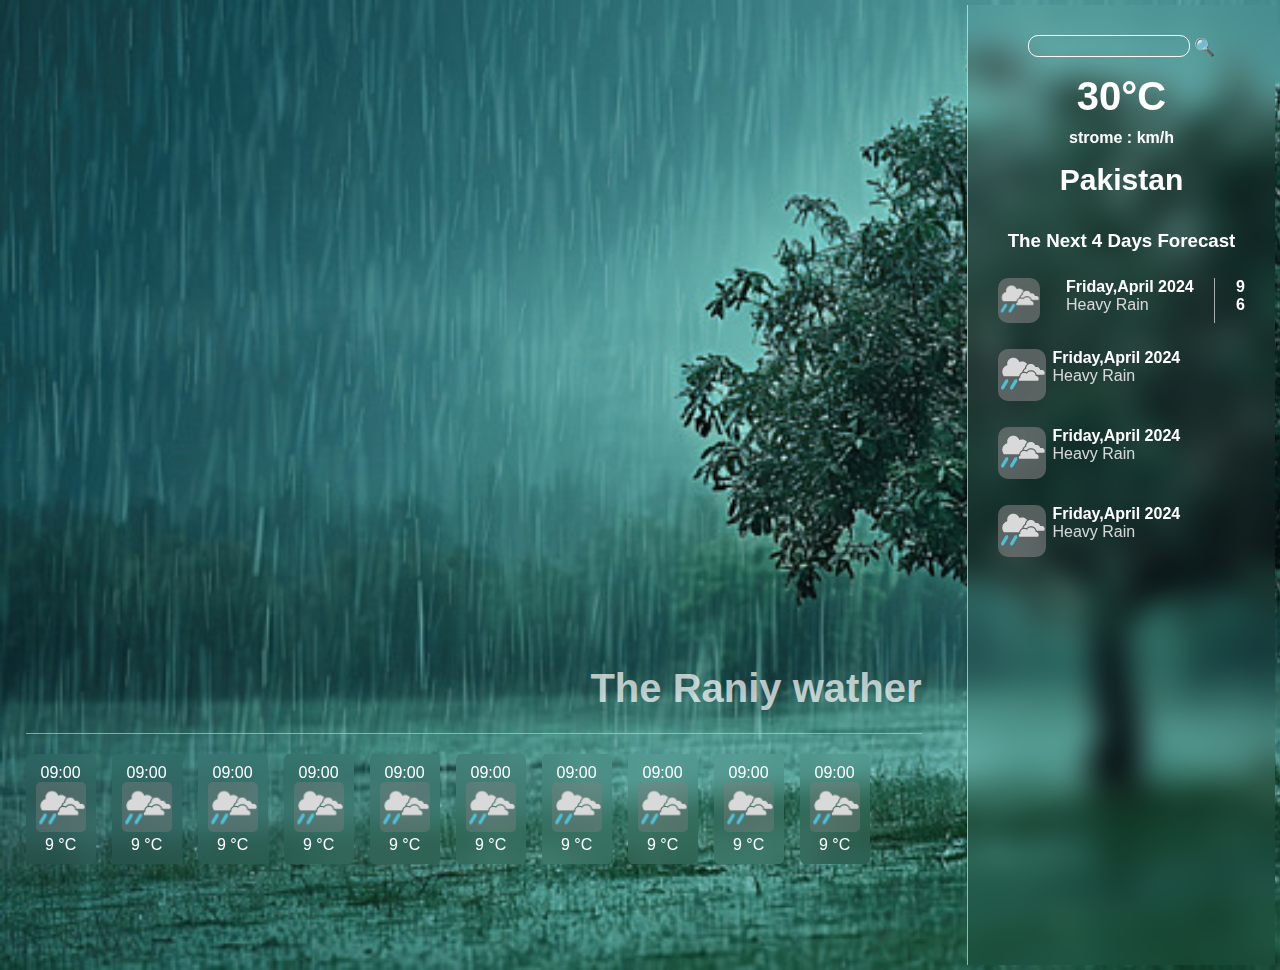
<file: index.html>
<!DOCTYPE html>
<html lang="en">

<head>
    <meta charset="UTF-8">
    <meta name="viewport" content="width=device-width, initial-scale=1.0">
    <title>amazon</title>
    <link rel="stylesheet" href="index.css">
</head>

<body>
    <div class="first_dive">

        <header class="wather_contaner">
            <div class="in_hour_data_contaner">
                <div class="first_main">
                    <div class="position">
                        <div>
                            <h2 class="maintain">The <span class="w_show">Raniy</span> wather</h2>
                        </div>
                        <div class="only_line">
                        </div>
                            <div class="position2">
                                <div class="first">
                                    <p class="time-1">09:00</p>
                                    <img src="rainy small.png" class="rainy">
                                    <p class="first-1">9 <span>°C</span></p>
                                </div>
                                <div class="first">
                                    <p class="time-2">09:00</p>
                                    <img src="rainy small.png" class="rainy">
                                    <p class="first-2">9 <span>°C</span></p>
                                </div>
                                <div class="first">
                                    <p class="time-3">09:00</p>
                                    <img src="rainy small.png" class="rainy">
                                    <p class="first-3">9 <span>°C</span></p>
                                </div>
                                <div class="first">
                                    <p class="time-4">09:00</p>
                                    <img src="rainy small.png" class="rainy">
                                    <p class="first-4">9 <span>°C</span></p>
                                </div>
                                <div class="first">
                                    <p class="time-5">09:00</p>
                                    <img src="rainy small.png" class="rainy">
                                    <p class="first-5">9 <span>°C</span></p>
                                </div>
                                <div class="first">
                                    <p class="time-6">09:00</p>
                                    <img src="rainy small.png" class="rainy">
                                    <p class="first-6">9 <span>°C</span></p>
                                </div>
                                <div class="first">
                                    <p class="time-7">09:00</p>
                                    <img src="rainy small.png" class="rainy">
                                    <p class="first-7">9 <span>°C</span></p>
                                </div>
                                <div class="first">
                                    <p class="time-8">09:00</p>
                                    <img src="rainy small.png" class="rainy">
                                    <p class="first-8">9 <span>°C</span></p>
                                </div>
                                <div class="first">
                                    <p class="time-9">09:00</p>
                                    <img src="rainy small.png" class="rainy">
                                    <p class="first-9">9 <span>°C</span></p>
                                </div>
                                <div class="first">
                                    <p class="time-10">09:00</p>
                                    <img src="rainy small.png" class="rainy">
                                    <p class="first-10">9 <span>°C</span></p>
                                </div>
                            </div>
                    </div>
                </div>
            </div>
            <div class="side_bar">
                <div>
                    <input type="text" name="" class="counry_nput">
                    <button class="serch_btn">&#x1F50D;</button>
                </div>
                <div class="maintainence">
                    <h1 class="maintane_temprature"><span class="t_show">30</span>°C</h1>
                    <h4>strome : <span class="st_show"></span>km/h</h4>
                </div>
                <div class="country">
                    <h2 class="country_show">Pakistan</h2>
                </div>
                <div class="jsb">
        
                </div>
                <div>
                    <h3 class="forcast">The Next 4 Days Forecast</h3>
                </div>
                <div class="days_Wheater">
                    <div class="days_count">
                        <div class="only_img_bg">
                            <img src="rainy small.png" class="imge1">
                        </div>
                        <div class="border">
                            <h4 class="date_1">Friday,April 2024</h4>
                            <p class="condition_1">Heavy Rain</p>
                        </div>
                        <div class="min_max_temp">
                            <p>9</p>
                            <p>6</p>
                        </div>
                    </div>
                    <div class="days_count">
                        <div class="only_img_bg">
                            <img src="rainy small.png" class="imge2">
                        </div>
                        <div>
                            <h4 class="date_2">Friday,April 2024</h4>
                            <p class="condition_2">Heavy Rain</p>
                        </div>

                    </div>
                    <div class="days_count">
                        <div class="only_img_bg">
                            <img src="rainy small.png" class="imge3">
                        </div>
                        <div>
                            <h4 class="date_3">Friday,April 2024</h4>
                            <p class="condition_3">Heavy Rain</p>
                        </div>
                    </div>
                    <div class="days_count">
                        <div class="only_img_bg">
                            <img src="rainy small.png" class="imge4">
                        </div>
                        <div>
                            <h4 class="date_4">Friday,April 2024</h4>
                            <p class="condition_4">Heavy Rain</p>
                        </div>
                    </div>
                </div>
            </div>
        </header>
    </div>
    <script src="index.js"></script>
</body>

</html>
</file>
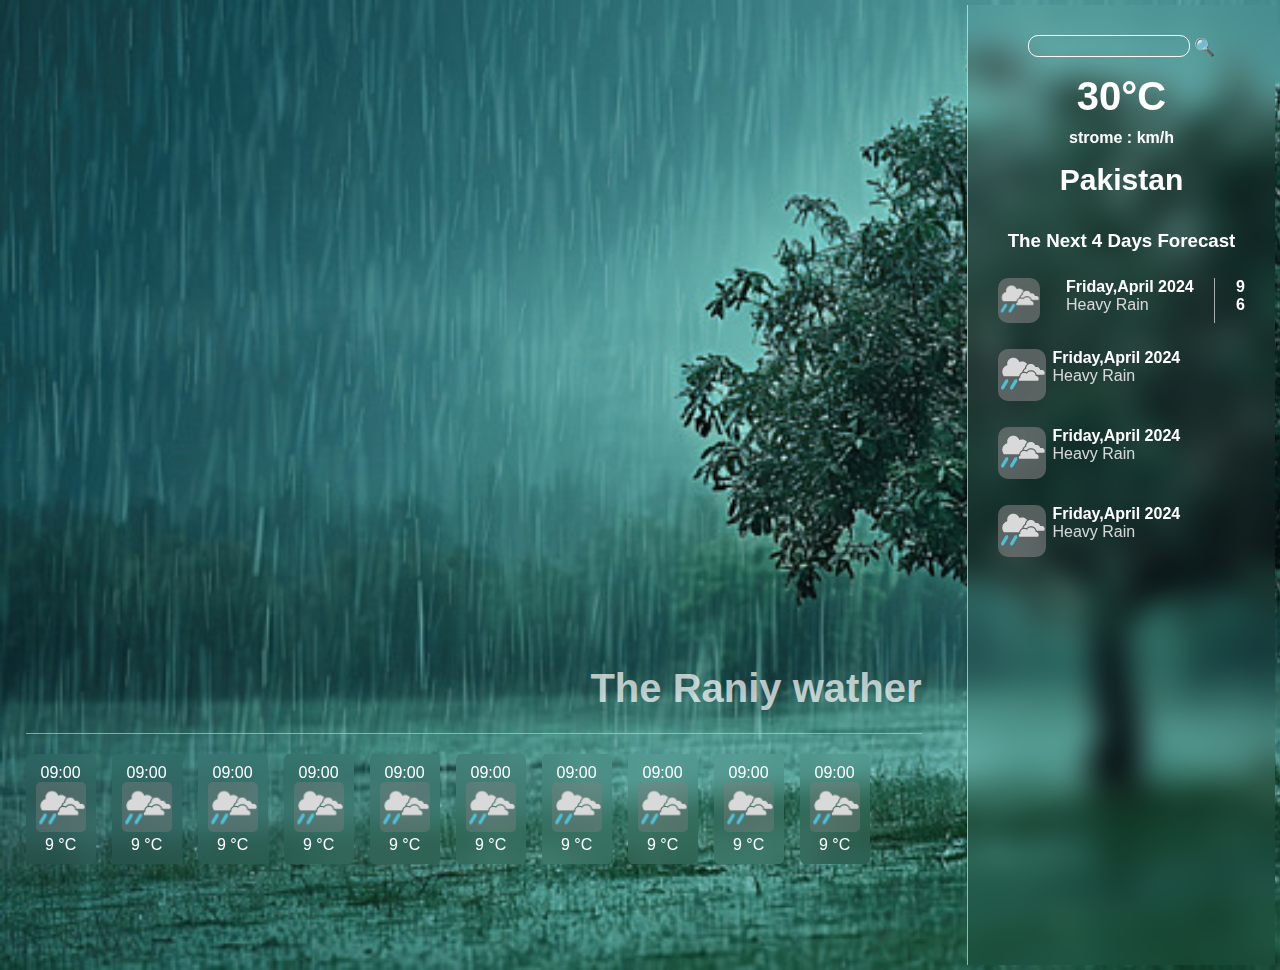
<file: weather.html>
<!DOCTYPE html>
<html lang="en">

<head>
    <meta charset="UTF-8">
    <meta name="viewport" content="width=device-width, initial-scale=1.0">
    <title>amazon</title>
    <link rel="stylesheet" href="weather.css">
</head>

<body>
    <div class="first_dive">

        <header class="wather_contaner">
            <div class="in_hour_data_contaner">
                <div class="first_main">
                    <div class="position">
                        <div>
                            <h2 class="maintain">The <span class="w_show">Raniy</span> wather</h2>
                        </div>
                        <div class="only_line">

                        </div>
                            <div class="position2">
                                <div class="first">
                                    <p class="time-1">09:00</p>
                                    <img src="rainy small.png" class="rainy">
                                    <p class="first-1">9 <span>°C</span></p>
                                </div>
                                <div class="first">
                                    <p class="time-2">09:00</p>
                                    <img src="rainy small.png" class="rainy">
                                    <p class="first-2">9 <span>°C</span></p>
                                </div>
                                <div class="first">
                                    <p class="time-3">09:00</p>
                                    <img src="rainy small.png" class="rainy">
                                    <p class="first-3">9 <span>°C</span></p>
                                </div>
                                <div class="first">
                                    <p class="time-4">09:00</p>
                                    <img src="rainy small.png" class="rainy">
                                    <p class="first-4">9 <span>°C</span></p>
                                </div>
                                <div class="first">
                                    <p class="time-5">09:00</p>
                                    <img src="rainy small.png" class="rainy">
                                    <p class="first-5">9 <span>°C</span></p>
                                </div>
                                <div class="first">
                                    <p class="time-6">09:00</p>
                                    <img src="rainy small.png" class="rainy">
                                    <p class="first-6">9 <span>°C</span></p>
                                </div>
                                <div class="first">
                                    <p class="time-7">09:00</p>
                                    <img src="rainy small.png" class="rainy">
                                    <p class="first-7">9 <span>°C</span></p>
                                </div>
                                <div class="first">
                                    <p class="time-8">09:00</p>
                                    <img src="rainy small.png" class="rainy">
                                    <p class="first-8">9 <span>°C</span></p>
                                </div>
                                <div class="first">
                                    <p class="time-9">09:00</p>
                                    <img src="rainy small.png" class="rainy">
                                    <p class="first-9">9 <span>°C</span></p>
                                </div>
                                <div class="first">
                                    <p class="time-10">09:00</p>
                                    <img src="rainy small.png" class="rainy">
                                    <p class="first-10">9 <span>°C</span></p>
                                </div>
                            </div>
                    </div>
                </div>
            </div>
            <div class="side_bar">
                <!-- <h1>Check wather</h1> -->
                <div>
                    <!-- <img src="side bar.jpeg" class="side_bar_im"> -->
                    <input type="text" name="" class="counry_nput">
                    <button class="serch_btn">&#x1F50D;</button>
                </div>
                <div class="maintainence">
                    <h1 class="maintane_temprature"><span class="t_show">30</span>°C</h1>
                    <h4>strome : <span class="st_show"></span>km/h</h4>
                </div>
                <div class="country">
                    <h2 class="country_show">Pakistan</h2>
                </div>
                <div class="jsb">
        
                </div>
                <div>
                    <h3 class="forcast">The Next 4 Days Forecast</h3>
                </div>
                <div class="days_Wheater">
                    <div class="days_count">
                        <div class="only_img_bg">
                            <img src="rainy small.png" class="imge1">
                        </div>
                        <div class="border">
                            <h4 class="date_1">Friday,April 2024</h4>
                            <p class="condition_1">Heavy Rain</p>
                        </div>
                        <div class="min_max_temp">
                            <p>9</p>
                            <p>6</p>
                        </div>
                    </div>
                    <div class="days_count">
                        <div class="only_img_bg">
                            <img src="rainy small.png" class="imge2">
                        </div>
                        <div>
                            <h4 class="date_2">Friday,April 2024</h4>
                            <p class="condition_2">Heavy Rain</p>
                        </div>

                    </div>
                    <div class="days_count">
                        <div class="only_img_bg">
                            <img src="rainy small.png" class="imge3">
                        </div>
                        <div>
                            <h4 class="date_3">Friday,April 2024</h4>
                            <p class="condition_3">Heavy Rain</p>
                        </div>
                    </div>
                    <div class="days_count">
                        <div class="only_img_bg">
                            <img src="rainy small.png" class="imge4">
                        </div>
                        <div>
                            <h4 class="date_4">Friday,April 2024</h4>
                            <p class="condition_4">Heavy Rain</p>
                        </div>
                    </div>
                </div>
            </div>
        </header>
    </div>
    <script src="weather.js"></script>
</body>

</html>
</file>
<file: index.css>
*{ 
  margin: 0;
  padding: 0;
}
body {
  scroll-behavior:smooth;
  font-family: "Lucida Sans", "Lucida Sans Regular", "Lucida Grande",
    "Lucida Sans Unicode", Geneva, Verdana, sans-serif;
}
.wather_contaner {
  display: flex;
  justify-content: space-between;
  flex-wrap: wrap;
  border: 5px solid gray;
  border-color: transparent;
}
.first_dive {
  background: url("rany.jpg");
  background-repeat: no-repeat;
  background-size: cover;
  background-position: fixed;
  color: white;
  max-height: max-content;
}
.side_bar {
  display: flex;
  flex-direction: column;
  gap: 1rem;
  align-items: center;
  background-color: rgb(128 128 128 / 60%);
  background-color: transparent;
  backdrop-filter: blur(15px);
  padding: 30px;
  height: 100vh;
  border-left: 0.5px solid rgba(255, 255, 255, 0.563);
}
.country_show {
  font-size: 30px;
}
.counry_nput {
  background: none;
  height: 20px;
  border: 1px solid white;
  border-radius: 10px;
  width: 160px;
  text-align: center;
  color: white;
  font-size: 20px;
}
.counry_nput:hover {
  border: 1px solid white;
}
.serch_btn {
  font-size: 17px;
  background: none;
  border: none;
}
.serch_btn:hover {
  font-size: 20px;
}
.maintain{
  color: rgba(255, 255, 255, 0.686);
  font-size: 40px;
  font-weight: bolder;
  padding-bottom: 22px;
}
.maintainence{
  display: flex;
  flex-direction: column;
  align-items: center;
  gap: 10px;
}
.days_count{
  display: flex;
  padding-top: 10px;
  justify-content: left;
  gap: 0.4rem;
}
.days_Wheater{
  display: flex;
  flex-direction: column;
  justify-content:left;
  gap: 1rem;
}
.border{
  border-right: 1px solid rgba(255, 255, 255, 0.617);
  padding: 0 20px;

}
.min_max_temp{
  padding-left: 15px;
  font-weight: bold;
}
.only_img_bg{
  background: rgb(128 128 128 / 60%);
  backdrop-filter: blur(30);
  /* padding: 5px; */
  border-radius: 10px;
}
.condition_1,.condition_2,.condition_3,.condition_4{
  color: rgba(244, 242, 242, 0.859);
}
.maintane_temprature {
  font-size: 40px;
  color: white;
  font-weight: bolder;
}
.maintain {
  text-align: end;
}
.imge1{
  width: 41.5px;
}
.first {
  background-color: rgb(128 128 128 / 60%);
  background-color: transparent;
  backdrop-filter: blur(15px);
  text-align: center;
  padding: 10px;
  border-radius: 6%;
}
.rainy{
  background: rgba(128, 128, 128, 0.399);
  backdrop-filter: blur(30);
  border-radius: 5px;
}
.time{
  text-decoration: underline;
  text-underline-offset: 5px;
  padding-bottom:6px ;
  font-size: 14px;
  text-decoration-color:rgba(169, 163, 163, 0.575) ;
}
.temperature{
  font-weight: bolder;
}
.jsb{
  border-bottom: 1px solid rgb(10, 9, 9);
}
.position{
    position: absolute;
    bottom: 4%;
    left: 2%;
    right: 28%;
    gap: 2rem;

}
.rainy{
  width: 50px;
}
.position2{
  display: flex;
  gap: 1rem;
  flex-wrap: wrap;
} 
.only_line{
  border-top: 1px solid rgba(202, 198, 198, 0.676);
  padding: 10px 0;
}
@media (min-width: 1440px){
.position2{
  gap: 2rem;
}
.maintainence{
  gap: 30px;
}
}

@media (max-width: 1024px){
  .position{
    display: flex;
    flex-wrap: wrap;
    position: relative;
    justify-content: center;
    left: 0;
  }
  .position2{
    display: flex;
    flex-wrap: wrap;
    justify-content: center;
  }
  .wather_contaner{
    flex-direction: column-reverse;
    gap: 1rem;
  }
  .counry_nput {
    width: 300px;
    height: 30px;
}
}

@media (max-width: 768px) {
  .wather_contaner{
    flex-direction: column-reverse;
    gap: 1rem;
  }
  .weather-title {
      font-size: 20px;
  }
  .position{
    display: flex;
    flex-wrap: wrap;
    position: relative;
    justify-content: center;
    left: 0;
  }
  .position2{
    display: flex;
    flex-wrap: wrap;
    justify-content: center;
  }
  .counry_nput {
      width: 300px;
      height: 30px;
  }
}

@media (max-width: 480px) {
  .wather_contaner{
    flex-direction: column-reverse;
    gap: 1rem;
  }
  .weather-title {
      font-size: 20px;
  }
  .position{
    display: flex;
    flex-wrap: wrap;
    position: relative;
    justify-content: center;
    left: 0;
  }
  .position2{
    display: flex;
    flex-wrap: wrap;
    justify-content: center;
  }
  .counry_nput {
      width: 210px;
      height: 30px;
  }
  .side_bar{
    height: 70vh;
  }
}
</file>
<file: weather.css>
*{ 
  margin: 0;
  padding: 0;
}
body {
  scroll-behavior:smooth;
  font-family: "Lucida Sans", "Lucida Sans Regular", "Lucida Grande",
    "Lucida Sans Unicode", Geneva, Verdana, sans-serif;
}
.wather_contaner {
  display: flex;
  justify-content: space-between;
  flex-wrap: wrap;
  border: 5px solid gray;
  border-color: transparent;
  /* padding: 10px; */
  /* flex-direction: column-reverse; */

  
  /* height: 100vh; */
}
.first_dive {
  background: url("rany.jpg");
  background-repeat: no-repeat;
  background-size: cover;
  background-position: fixed;
  color: white;
  max-height: max-content;
}
.side_bar {
  display: flex;
  flex-direction: column;
  gap: 1rem;
  align-items: center;
  /* background: gray; */
  background-color: rgb(128 128 128 / 60%);
  background-color: transparent;
  backdrop-filter: blur(15px);
  padding: 30px;
  height: 100vh;
  border-left: 0.5px solid rgba(255, 255, 255, 0.563);
}
.country_show {
  font-size: 30px;
}
.counry_nput {
  background: none;
  height: 20px;
  border: 1px solid white;
  border-radius: 10px;
  width: 160px;
  text-align: center;
  color: white;
  font-size: 20px;
}
.counry_nput:hover {
  border: 1px solid white;
}
.serch_btn {
  font-size: 17px;
  background: none;
  border: none;
}
.serch_btn:hover {
  font-size: 20px;
}
.maintain{
  color: rgba(255, 255, 255, 0.686);
  font-size: 40px;
  font-weight: bolder;
  padding-bottom: 22px;
}
.maintainence{
  display: flex;
  flex-direction: column;
  align-items: center;
  gap: 10px;
}
.days_count{
  display: flex;
  padding-top: 10px;
  /* flex-direction: row; */
  justify-content: left;
  gap: 0.4rem;
}
.days_Wheater{
  display: flex;
  flex-direction: column;
  justify-content:left;
  gap: 1rem;
}
.border{
  border-right: 1px solid rgba(255, 255, 255, 0.617);
  padding: 0 20px;

}
.min_max_temp{
  padding-left: 15px;
  font-weight: bold;
}
.only_img_bg{
  background: rgb(128 128 128 / 60%);
  backdrop-filter: blur(30);
  /* padding: 5px; */
  border-radius: 10px;
}
.condition_1,.condition_2,.condition_3,.condition_4{
  color: rgba(244, 242, 242, 0.859);
}
.maintane_temprature {
  font-size: 40px;
  color: white;
  font-weight: bolder;
}
.maintain {
  text-align: end;
}
.imge1{
  width: 41.5px;
}
.first {
  background-color: rgb(128 128 128 / 60%);
  background-color: transparent;
  backdrop-filter: blur(15px);
  text-align: center;
  padding: 10px;
  border-radius: 6%;
}
.rainy{
  background: rgba(128, 128, 128, 0.399);
  backdrop-filter: blur(30);
  border-radius: 5px;
}
.time{
  text-decoration: underline;
  text-underline-offset: 5px;
  padding-bottom:6px ;
  font-size: 14px;
  text-decoration-color:rgba(169, 163, 163, 0.575) ;
}
.temperature{
  font-weight: bolder;
}
.jsb{
  border-bottom: 1px solid rgb(10, 9, 9);
}
.position{
    position: absolute;
    bottom: 4%;
    left: 2%;
    right: 28%;
    gap: 2rem;

}
.rainy{
  width: 50px;
}
.position2{
  display: flex;
  gap: 1rem;
  flex-wrap: wrap;
} 
.only_line{
  border-top: 1px solid rgba(202, 198, 198, 0.676);
  padding: 10px 0;
}
@media (min-width: 1440px){
  .position{
    position: absolute;
    bottom: -16%;
    left: 8%;

}
}

@media (max-width: 1024px){
  .position{
    display: flex;
    flex-wrap: wrap;
    position: relative;
    justify-content: center;
    left: 0;
  }
  .position2{
    display: flex;
    flex-wrap: wrap;
    justify-content: center;
  }
  .wather_contaner{
    flex-direction: column-reverse;
    gap: 1rem;
  }
  .counry_nput {
    width: 300px;
    height: 30px;
}
}

@media (max-width: 768px) {
  .wather_contaner{
    flex-direction: column-reverse;
    gap: 1rem;
  }
  .weather-title {
      font-size: 20px;
  }
  .position{
    display: flex;
    flex-wrap: wrap;
    position: relative;
    justify-content: center;
    left: 0;
  }
  .position2{
    display: flex;
    flex-wrap: wrap;
    justify-content: center;
  }
  .counry_nput {
      width: 300px;
      height: 30px;
  }
}

@media (max-width: 480px) {
  .wather_contaner{
    flex-direction: column-reverse;
    gap: 1rem;
  }
  .weather-title {
      font-size: 20px;
  }
  .position{
    display: flex;
    flex-wrap: wrap;
    position: relative;
    justify-content: center;
    left: 0;
  }
  .position2{
    display: flex;
    flex-wrap: wrap;
    justify-content: center;
  }
  .counry_nput {
      width: 210px;
      height: 30px;
  }
}
</file>
